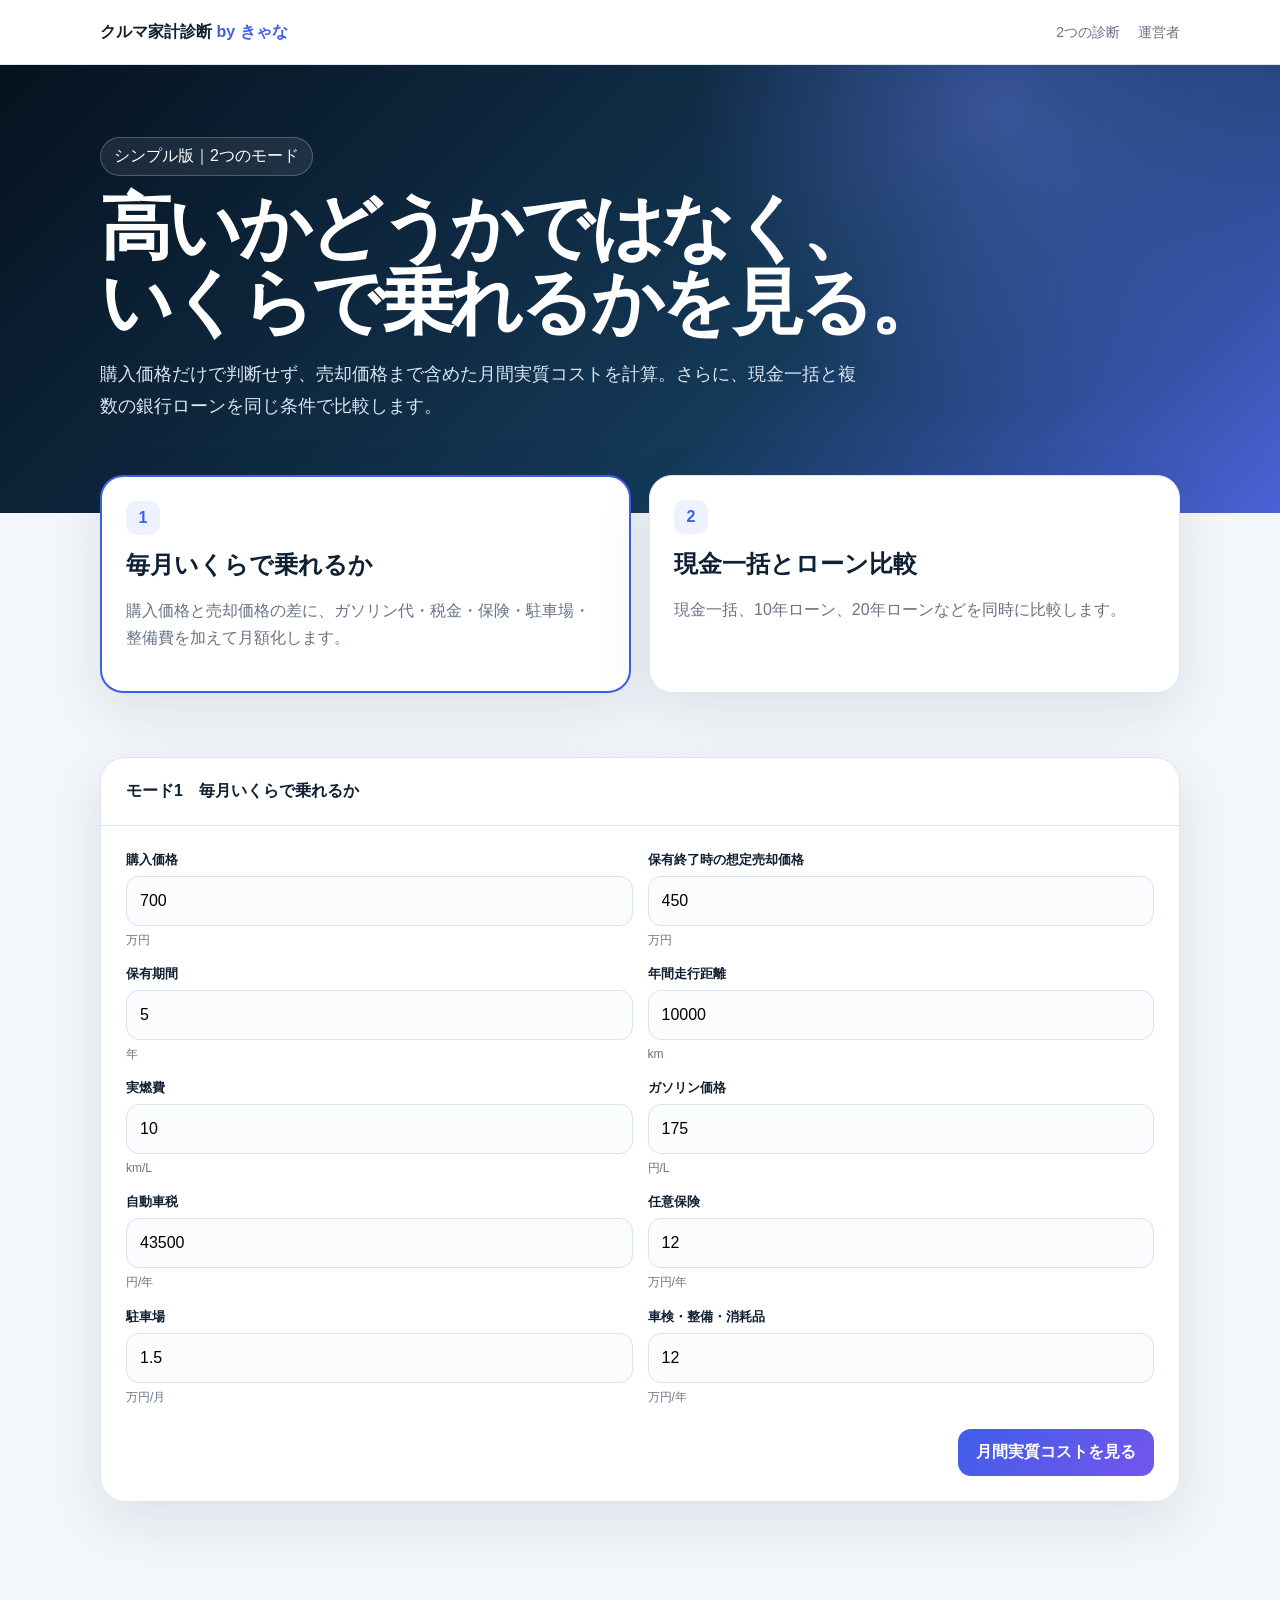
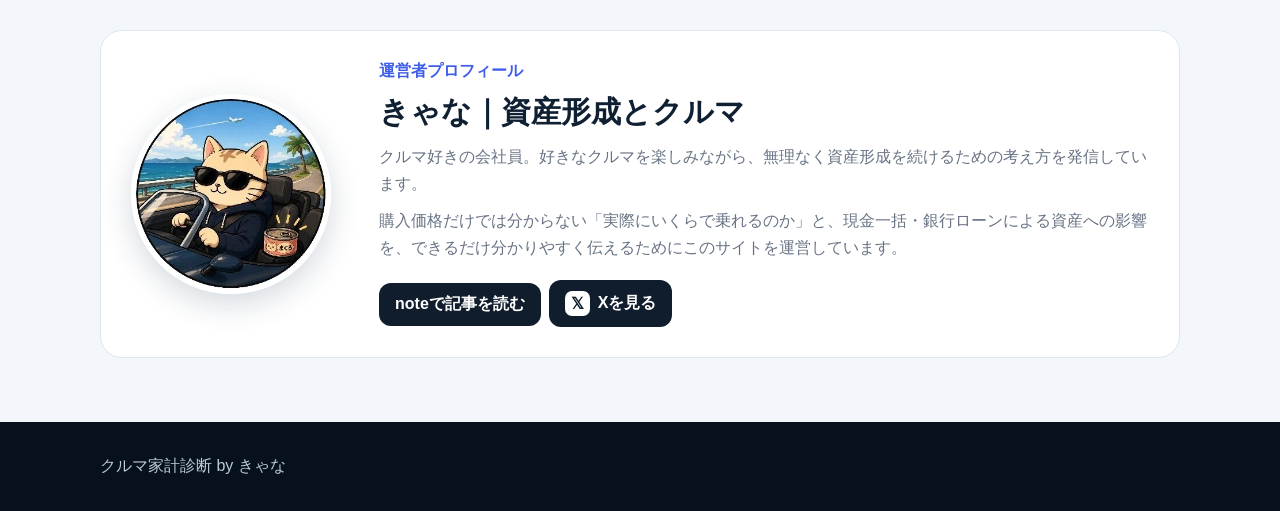
<file: index.html>
<!doctype html><html lang="ja"><head><meta charset="utf-8"><meta name="viewport" content="width=device-width,initial-scale=1"><title>クルマ家計診断｜維持費とローン比較</title><meta name="description" content="クルマの月間実質コストと、現金一括・複数ローンの資産推移を比較します。"><style>
:root{--bg:#f3f6fa;--ink:#102033;--muted:#687385;--line:#dfe6ef;--blue:#3f5ee8;--violet:#7555ed;--green:#16825d;--red:#c73b43;--shadow:0 18px 55px rgba(23,47,76,.10)}*{box-sizing:border-box}html{scroll-behavior:smooth}body{margin:0;background:var(--bg);color:var(--ink);font-family:-apple-system,BlinkMacSystemFont,"Segoe UI","Noto Sans JP",sans-serif}button,input{font:inherit}.wrap{max-width:1120px;margin:auto;padding:0 20px}header{position:sticky;top:0;z-index:10;background:#ffffffed;border-bottom:1px solid var(--line);backdrop-filter:blur(14px)}.head{height:64px;display:flex;align-items:center;justify-content:space-between}.brand{font-weight:900}.brand b{color:var(--blue)}nav a{color:var(--muted);text-decoration:none;margin-left:18px;font-size:14px}.hero{padding:72px 0;color:#fff;background:radial-gradient(circle at 78% 10%,#6e7eff66,transparent 28%),linear-gradient(135deg,#06121f,#143958 62%,#4963d8)}.hero h1{font-size:clamp(40px,7vw,72px);line-height:1.04;letter-spacing:-.05em;margin:14px 0}.hero p{max-width:760px;line-height:1.8;color:#dce6f2;font-size:18px}.pill{display:inline-block;padding:8px 13px;border:1px solid #ffffff38;background:#ffffff14;border-radius:999px}.mode-grid{display:grid;grid-template-columns:1fr 1fr;gap:18px;margin-top:-38px;position:relative}.mode-card{background:#fff;border:1px solid var(--line);border-radius:23px;padding:24px;box-shadow:var(--shadow);cursor:pointer}.mode-card.active{border:2px solid var(--blue)}.mode-no{display:inline-grid;place-items:center;width:34px;height:34px;border-radius:11px;background:#eef1ff;color:var(--blue);font-weight:900}.mode-card h3{font-size:24px;margin:14px 0 8px}.mode-card p,.lead{color:var(--muted);line-height:1.7}section{padding:64px 0}.panel{display:none;background:#fff;border:1px solid var(--line);border-radius:25px;overflow:hidden;box-shadow:var(--shadow)}.panel.active{display:block}.panel-head{padding:23px 25px;border-bottom:1px solid var(--line)}.panel-body{padding:25px}.grid{display:grid;grid-template-columns:1fr 1fr;gap:15px}.field label{display:block;font-size:13px;font-weight:800;margin-bottom:7px}.field input,.loan-row input{width:100%;height:50px;border:1px solid #d9e2ed;border-radius:13px;background:#fbfcfe;padding:0 13px}.unit,.hint{font-size:12px;color:var(--muted);margin-top:5px;line-height:1.6}.actions{display:flex;justify-content:flex-end;gap:10px;margin-top:22px}.primary{padding:13px 18px;border-radius:13px;font-weight:900;cursor:pointer;border:0;background:linear-gradient(135deg,var(--blue),var(--violet));color:#fff}.result{display:none;margin-top:20px}.result.show{display:block}.summary{padding:24px;border-radius:22px;background:linear-gradient(135deg,#071827,#214970 65%,#5066df);color:#fff}.summary h3{font-size:36px;margin:6px 0}.summary p{margin:0;color:#dce6f2;line-height:1.7}.cards{display:grid;grid-template-columns:repeat(4,1fr);gap:12px;margin-top:12px}.card,.box,.chart-card{background:#fff;border:1px solid var(--line);border-radius:18px;padding:18px}.card span{font-size:12px;color:var(--muted)}.card b{display:block;font-size:23px;margin-top:6px}.breakdown{display:grid;grid-template-columns:1fr 1fr;gap:14px;margin-top:14px}.row{display:flex;justify-content:space-between;gap:18px;padding:10px 0;border-bottom:1px solid #edf1f5}.row:last-child{border:0}.row span{color:var(--muted)}.formula{margin-top:14px;padding:18px;border-radius:18px;background:#f8fafc;border:1px solid var(--line);line-height:1.8}.warn{display:none;margin-top:12px;padding:12px 14px;border-radius:12px;background:#fff4e5;color:#8a5707}.warn.show{display:block}.chart-card{margin-top:14px}canvas{display:block;width:100%;height:350px}.legend{display:flex;gap:16px;flex-wrap:wrap;font-size:13px;color:var(--muted)}.legend i{display:inline-block;width:14px;height:3px;margin-right:6px;vertical-align:middle}.loan-table{display:grid;gap:9px}.loan-row{display:grid;grid-template-columns:1.4fr 1fr 1fr;gap:9px;align-items:center}.loan-head{font-size:12px;color:var(--muted);padding:0 5px}.operator{display:grid;grid-template-columns:220px 1fr;gap:28px;align-items:center;background:#fff;border:1px solid var(--line);border-radius:22px;padding:30px}.operator-avatar{width:200px;height:200px;border-radius:50%;object-fit:cover;border:5px solid #fff;box-shadow:0 10px 30px rgba(23,47,76,.18)}.operator-copy h2{font-size:30px;margin:0 0 10px}.operator-copy .profile-title{font-weight:900;color:var(--blue);margin-bottom:10px}.operator-copy p{margin:0 0 10px}.social{margin-top:18px}.social a{display:inline-flex;align-items:center;gap:8px;text-decoration:none;background:#101d2c;color:#fff;padding:11px 16px;border-radius:12px;font-weight:800;margin-right:8px}.social-icon{display:grid;place-items:center;width:25px;height:25px;border-radius:7px;background:#fff;color:#101d2c;font-weight:1000}.cash-row input{background:#eef2f7;color:#5f6b7b;font-weight:800}.cash-row input:disabled{opacity:1;cursor:not-allowed}footer{padding:34px 0;background:#07111e;color:#bcc9d8}@media(max-width:820px){.cards{grid-template-columns:1fr 1fr}.breakdown{grid-template-columns:1fr}nav{display:none}}@media(max-width:600px){.mode-grid,.grid,.cards{grid-template-columns:1fr}.mode-grid{margin-top:-20px}.loan-row{grid-template-columns:1fr}.loan-head{display:none}.actions{display:grid}.operator{grid-template-columns:1fr;text-align:center}.operator-avatar{margin:auto}.social a{margin:8px 4px 0}}
</style></head><body>
<header><div class="wrap head"><div class="brand">クルマ家計診断 <b>by きゃな</b></div><nav><a href="#modes">2つの診断</a><a href="#operator">運営者</a></nav></div></header>
<div class="hero"><div class="wrap"><span class="pill">シンプル版｜2つのモード</span><h1>高いかどうかではなく、<br>いくらで乗れるかを見る。</h1><p>購入価格だけで判断せず、売却価格まで含めた月間実質コストを計算。さらに、現金一括と複数の銀行ローンを同じ条件で比較します。</p></div></div>
<div class="wrap" id="modes"><div class="mode-grid"><div class="mode-card active" data-mode="cost"><span class="mode-no">1</span><h3>毎月いくらで乗れるか</h3><p>購入価格と売却価格の差に、ガソリン代・税金・保険・駐車場・整備費を加えて月額化します。</p></div><div class="mode-card" data-mode="finance"><span class="mode-no">2</span><h3>現金一括とローン比較</h3><p>現金一括、10年ローン、20年ローンなどを同時に比較します。</p></div></div></div>
<section><div class="wrap">
<div class="panel active" id="costPanel"><div class="panel-head"><b>モード1　毎月いくらで乗れるか</b></div><div class="panel-body"><div class="grid">
<div class="field"><label>購入価格</label><input id="cPrice" type="number" value="700"><div class="unit">万円</div></div><div class="field"><label>保有終了時の想定売却価格</label><input id="cSale" type="number" value="450"><div class="unit">万円</div></div><div class="field"><label>保有期間</label><input id="cYears" type="number" value="5" min="1"><div class="unit">年</div></div><div class="field"><label>年間走行距離</label><input id="cDistance" type="number" value="10000"><div class="unit">km</div></div><div class="field"><label>実燃費</label><input id="cFuelEff" type="number" value="10" step=".1"><div class="unit">km/L</div></div><div class="field"><label>ガソリン価格</label><input id="cFuelPrice" type="number" value="175"><div class="unit">円/L</div></div><div class="field"><label>自動車税</label><input id="cTax" type="number" value="43500"><div class="unit">円/年</div></div><div class="field"><label>任意保険</label><input id="cInsurance" type="number" value="12"><div class="unit">万円/年</div></div><div class="field"><label>駐車場</label><input id="cParking" type="number" value="1.5" step=".1"><div class="unit">万円/月</div></div><div class="field"><label>車検・整備・消耗品</label><input id="cMaintenance" type="number" value="12"><div class="unit">万円/年</div></div>
</div><div class="actions"><button class="primary" id="costRun">月間実質コストを見る</button></div></div></div>
<div class="result" id="costResult"><div class="summary"><small>この車の月間実質コスト</small><h3 id="cTotal">—</h3><p id="cMessage">—</p></div><div class="cards"><div class="card"><span>値落ち分の月額</span><b id="cDep">—</b></div><div class="card"><span>維持費の月額</span><b id="cRunning">—</b></div><div class="card"><span>想定リセール率</span><b id="cResaleRate">—</b></div><div class="card"><span>保有期間の実質総額</span><b id="cLifetime">—</b></div></div><div class="breakdown"><div class="box"><h3>月間コストの内訳</h3><div class="row"><span>購入価格－売却価格</span><strong id="bDep">—</strong></div><div class="row"><span>ガソリン代</span><strong id="bFuel">—</strong></div><div class="row"><span>自動車税</span><strong id="bTax">—</strong></div><div class="row"><span>任意保険</span><strong id="bInsurance">—</strong></div><div class="row"><span>駐車場</span><strong id="bParking">—</strong></div><div class="row"><span>車検・整備・消耗品</span><strong id="bMaintenance">—</strong></div></div><div class="box"><h3>計算の考え方</h3><p class="lead">購入価格ではなく、売却価格を差し引いた実質的な値落ちを保有月数で割ります。リセールが高い車は、購入価格が高くても月間コストが低くなる場合があります。</p><div class="formula">月間実質コスト ＝（購入価格－売却価格）÷保有月数 ＋ ガソリン代 ＋ 税金 ＋ 保険 ＋ 駐車場 ＋ 整備費</div></div></div></div>
<div class="panel" id="financePanel"><div class="panel-head"><b>モード2　現金一括・複数ローンの資産比較</b></div><div class="panel-body"><p class="hint">現在の資産は入力しません。車両購入に使う資金だけを切り出し、現金一括と複数の銀行ローンを同じ月間予算で比較します。</p><div class="grid"><div class="field"><label>車両価格</label><input id="fPrice" type="number" value="700"><div class="unit">万円</div></div><div class="field"><label>ローン利用時の頭金</label><input id="fDown" type="number" value="100"><div class="unit">万円</div></div><div class="field"><label>想定運用利回り</label><input id="fReturn" type="number" value="7" step=".1"><div class="unit">%/年</div></div><div class="field"><label>比較期間</label><input id="fCompare" type="number" value="20"><div class="unit">年</div></div></div><h3 style="margin-top:26px">比較する購入方法</h3><p class="hint">現金一括と、10年ローン・20年ローンを同時に比較します。</p><div class="loan-table"><div class="loan-row loan-head"><b>名称</b><b>返済期間（年）</b><b>金利（%）</b></div><div class="loan-row cash-row"><input value="現金一括" disabled><input value="—" disabled><input value="—" disabled></div><div class="loan-row"><input id="loanName1" value="10年ローン"><input id="loanYears1" type="number" value="10"><input id="loanRate1" type="number" value="1.4" step=".01"></div><div class="loan-row"><input id="loanName2" value="20年ローン"><input id="loanYears2" type="number" value="20"><input id="loanRate2" type="number" value="2.15" step=".01"></div></div><div class="warn" id="financeWarn"></div><div class="actions"><button class="primary" id="financeRun">まとめて比較する</button></div></div></div>
<div class="result" id="financeResult"><div class="summary"><small>比較期間終了時の運用資産が最も多い方法</small><h3 id="fBest">—</h3><p id="fReason">—</p></div><div class="chart-card"><h3>運用資産の推移</h3><canvas id="financeChart" width="1000" height="350"></canvas><div class="legend" id="financeLegend"></div></div><div class="box" style="margin-top:14px"><h3>比較結果</h3><div id="financeTable"></div></div><div class="formula">グラフは運用資産そのものを表示します。現金一括は購入時に資金を使い切るため0万円から、各ローンは頭金を除いた借入相当額を購入時から運用するため、その金額から始まります。すべての方法で、最も返済額が高いプランと同額を毎月の購入予算として使います。</div></div>
</div></section>
<section id="operator"><div class="wrap"><div class="operator">
<img class="operator-avatar" src="note-profile.png" alt="きゃなのプロフィール画像">
<div class="operator-copy">
<div class="profile-title">運営者プロフィール</div>
<h2>きゃな｜資産形成とクルマ</h2>
<p class="lead">クルマ好きの会社員。好きなクルマを楽しみながら、無理なく資産形成を続けるための考え方を発信しています。</p>
<p class="lead">購入価格だけでは分からない「実際にいくらで乗れるのか」と、現金一括・銀行ローンによる資産への影響を、できるだけ分かりやすく伝えるためにこのサイトを運営しています。</p>
<div class="social"><a href="https://note.com/kanash1226" target="_blank" rel="noopener">noteで記事を読む</a><a href="https://x.com/Kyana_ZZ" target="_blank" rel="noopener"><span class="social-icon">𝕏</span>Xを見る</a></div>
</div></div></div></section><footer><div class="wrap">クルマ家計診断 by きゃな</div></footer>
<script>
const $=id=>document.getElementById(id),man=v=>(Math.round(v*100)/100).toLocaleString('ja-JP',{maximumFractionDigits:2})+'万円';
document.querySelectorAll('.mode-card').forEach(c=>c.onclick=()=>{document.querySelectorAll('.mode-card').forEach(x=>x.classList.remove('active'));c.classList.add('active');const m=c.dataset.mode;$('costPanel').classList.toggle('active',m==='cost');$('financePanel').classList.toggle('active',m==='finance');$('costResult').classList.remove('show');$('financeResult').classList.remove('show');(m==='cost'?$('costPanel'):$('financePanel')).scrollIntoView({behavior:'smooth',block:'start'})});
$('costRun').onclick=()=>{const price=+$('cPrice').value||0,sale=+$('cSale').value||0,years=Math.max(1,+$('cYears').value||1),distance=+$('cDistance').value||0,eff=+$('cFuelEff').value||0,fuelPrice=+$('cFuelPrice').value||0,tax=+$('cTax').value||0,insurance=+$('cInsurance').value||0,parking=+$('cParking').value||0,maintenance=+$('cMaintenance').value||0;const dep=Math.max(0,price-sale)/(years*12),fuel=eff>0?(distance/eff*fuelPrice/10000/12):0,taxM=tax/10000/12,insuranceM=insurance/12,maintenanceM=maintenance/12,running=fuel+taxM+insuranceM+parking+maintenanceM,total=dep+running,lifetime=total*years*12,resaleRate=price>0?sale/price*100:0;$('cTotal').textContent=man(total)+'/月';$('cDep').textContent=man(dep);$('cRunning').textContent=man(running);$('cResaleRate').textContent=resaleRate.toFixed(1)+'%';$('cLifetime').textContent=man(lifetime);$('bDep').textContent=man(dep);$('bFuel').textContent=man(fuel);$('bTax').textContent=man(taxM);$('bInsurance').textContent=man(insuranceM);$('bParking').textContent=man(parking);$('bMaintenance').textContent=man(maintenanceM);$('cMessage').textContent=`購入価格${man(price)}、売却価格${man(sale)}で、${years}年間乗る場合の実質コストです。`;$('costResult').classList.add('show');$('costResult').scrollIntoView({behavior:'smooth'})};
function payment(P,a,n){const r=a/100/12;if(P<=0)return 0;return r?P*r/(1-Math.pow(1+r,-n)):P/n}function balance(P,a,n,k){if(k>=n)return 0;const r=a/100/12,pm=payment(P,a,n);if(!r)return Math.max(0,P-pm*k);return Math.max(0,P*Math.pow(1+r,k)-pm*(Math.pow(1+r,k)-1)/r)}
function plans(){const p=[];for(let i=1;i<=2;i++){const y=+$('loanYears'+i).value||0;if(y>0)p.push({name:$('loanName'+i).value||y+'年ローン',years:y,rate:+$('loanRate'+i).value||0})}return p}
function sim(){const price=+$('fPrice').value||0,down=+$('fDown').value||0,ret=+$('fReturn').value||0,months=Math.max(1,Math.round((+$('fCompare').value||1)*12)),ps=plans(),warn=$('financeWarn');if(price<=0||down<0||down>price||!ps.length){warn.textContent='車両価格・頭金・ローン条件を確認してください。';warn.classList.add('show');return null}warn.classList.remove('show');const principal=price-down,mr=Math.pow(1+ret/100,1/12)-1;ps.forEach(p=>{p.term=Math.round(p.years*12);p.monthly=payment(principal,p.rate,p.term);p.interest=p.monthly*p.term-principal});const budget=Math.max(...ps.map(p=>p.monthly)),all=[{name:'現金一括',monthly:0,interest:0,series:[],asset:0,color:'#1f77b4'},...ps.map((p,i)=>({...p,series:[],asset:principal,color:['#e67e22','#2ca02c','#9467bd'][i]}))];for(let m=0;m<=months;m++){all.forEach(p=>p.series.push(p.asset));if(m===months)break;all.forEach((p,i)=>{p.asset*=1+mr;if(i===0)p.asset+=budget;else p.asset+=Math.max(0,budget-(m<p.term?p.monthly:0))})}all.forEach(p=>p.final=p.series.at(-1));return{all,budget}}
function chart(series){const c=$('financeChart'),ctx=c.getContext('2d'),w=c.width,h=c.height,p={l:78,r:20,t:28,b:50};ctx.clearRect(0,0,w,h);const vals=series.flatMap(s=>s.series),mn=Math.min(0,...vals),mx=Math.max(...vals),sp=Math.max(1,mx-mn);ctx.font='12px sans-serif';ctx.fillStyle='#687385';ctx.fillText('運用資産（万円）',p.l,14);for(let i=0;i<=5;i++){const y=p.t+(h-p.t-p.b)*i/5;ctx.strokeStyle='#dfe5ee';ctx.beginPath();ctx.moveTo(p.l,y);ctx.lineTo(w-p.r,y);ctx.stroke();ctx.fillStyle='#687385';ctx.fillText(Math.round(mx-sp*i/5).toLocaleString()+'万',3,y+4)}const totalMonths=series[0].series.length-1,totalYears=totalMonths/12;for(let y=0;y<=totalYears;y+=5){const i=Math.min(totalMonths,Math.round(y*12)),x=p.l+(w-p.l-p.r)*i/totalMonths;ctx.fillStyle='#687385';ctx.textAlign=y===0?'left':(y>=totalYears?'right':'center');ctx.fillText(y===0?'購入時':y+'年',x,h-18)}ctx.textAlign='left';series.forEach(s=>{ctx.strokeStyle=s.color;ctx.lineWidth=3;ctx.beginPath();s.series.forEach((v,i)=>{const x=p.l+(w-p.l-p.r)*i/(s.series.length-1),y=p.t+(mx-v)/sp*(h-p.t-p.b);i?ctx.lineTo(x,y):ctx.moveTo(x,y)});ctx.stroke();const v=s.series[0],x=p.l,y=p.t+(mx-v)/sp*(h-p.t-p.b);ctx.fillStyle=s.color;ctx.beginPath();ctx.arc(x,y,4,0,Math.PI*2);ctx.fill()})}
$('financeRun').onclick=()=>{const r=sim();if(!r)return;const sorted=[...r.all].sort((a,b)=>b.final-a.final),best=sorted[0],second=sorted[1];$('fBest').textContent=best.name;$('fReason').textContent=`${best.name}が、2位の${second.name}より${man(best.final-second.final)}多く残ります。共通の月間予算は${man(r.budget)}です。`;$('financeLegend').innerHTML=r.all.map(p=>`<span><i style="background:${p.color}"></i>${p.name}</span>`).join('');$('financeTable').innerHTML=r.all.map((p,i)=>`<div class="row"><span>${p.name}</span><strong>${i===0?'一括支払い':man(p.monthly)+'/月'} ｜ 総利息 ${man(p.interest||0)} ｜ 最終運用資産 ${man(p.final)}</strong></div>`).join('');chart(r.all);$('financeResult').classList.add('show');$('financeResult').scrollIntoView({behavior:'smooth'})};
</script></body></html>
</file>
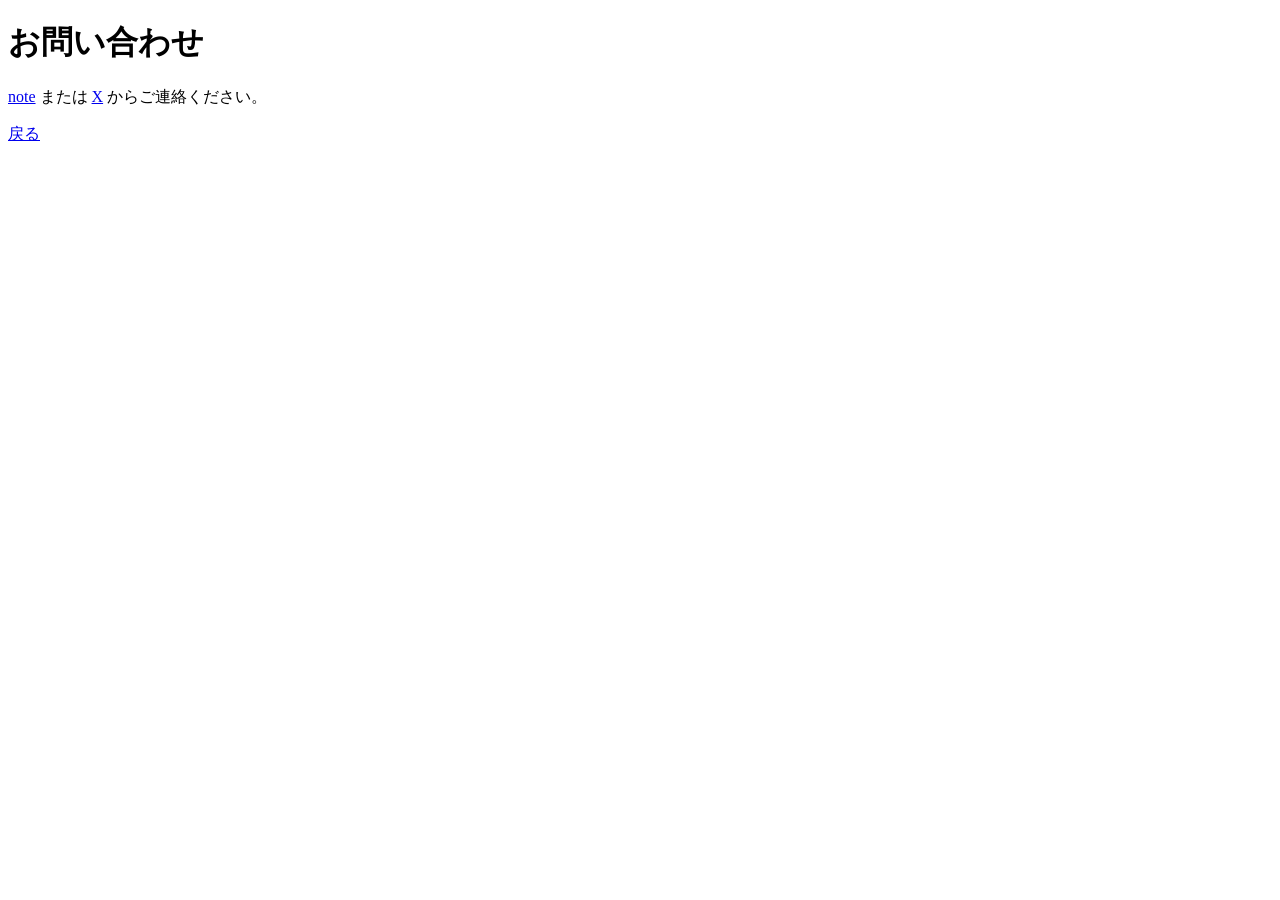
<file: contact.html>
<!doctype html><meta charset="utf-8"><title>お問い合わせ</title><h1>お問い合わせ</h1><p><a href="https://note.com/kanash1226">note</a> または <a href="https://x.com/Kyana_ZZ">X</a> からご連絡ください。</p><a href="index.html">戻る</a>
</file>
